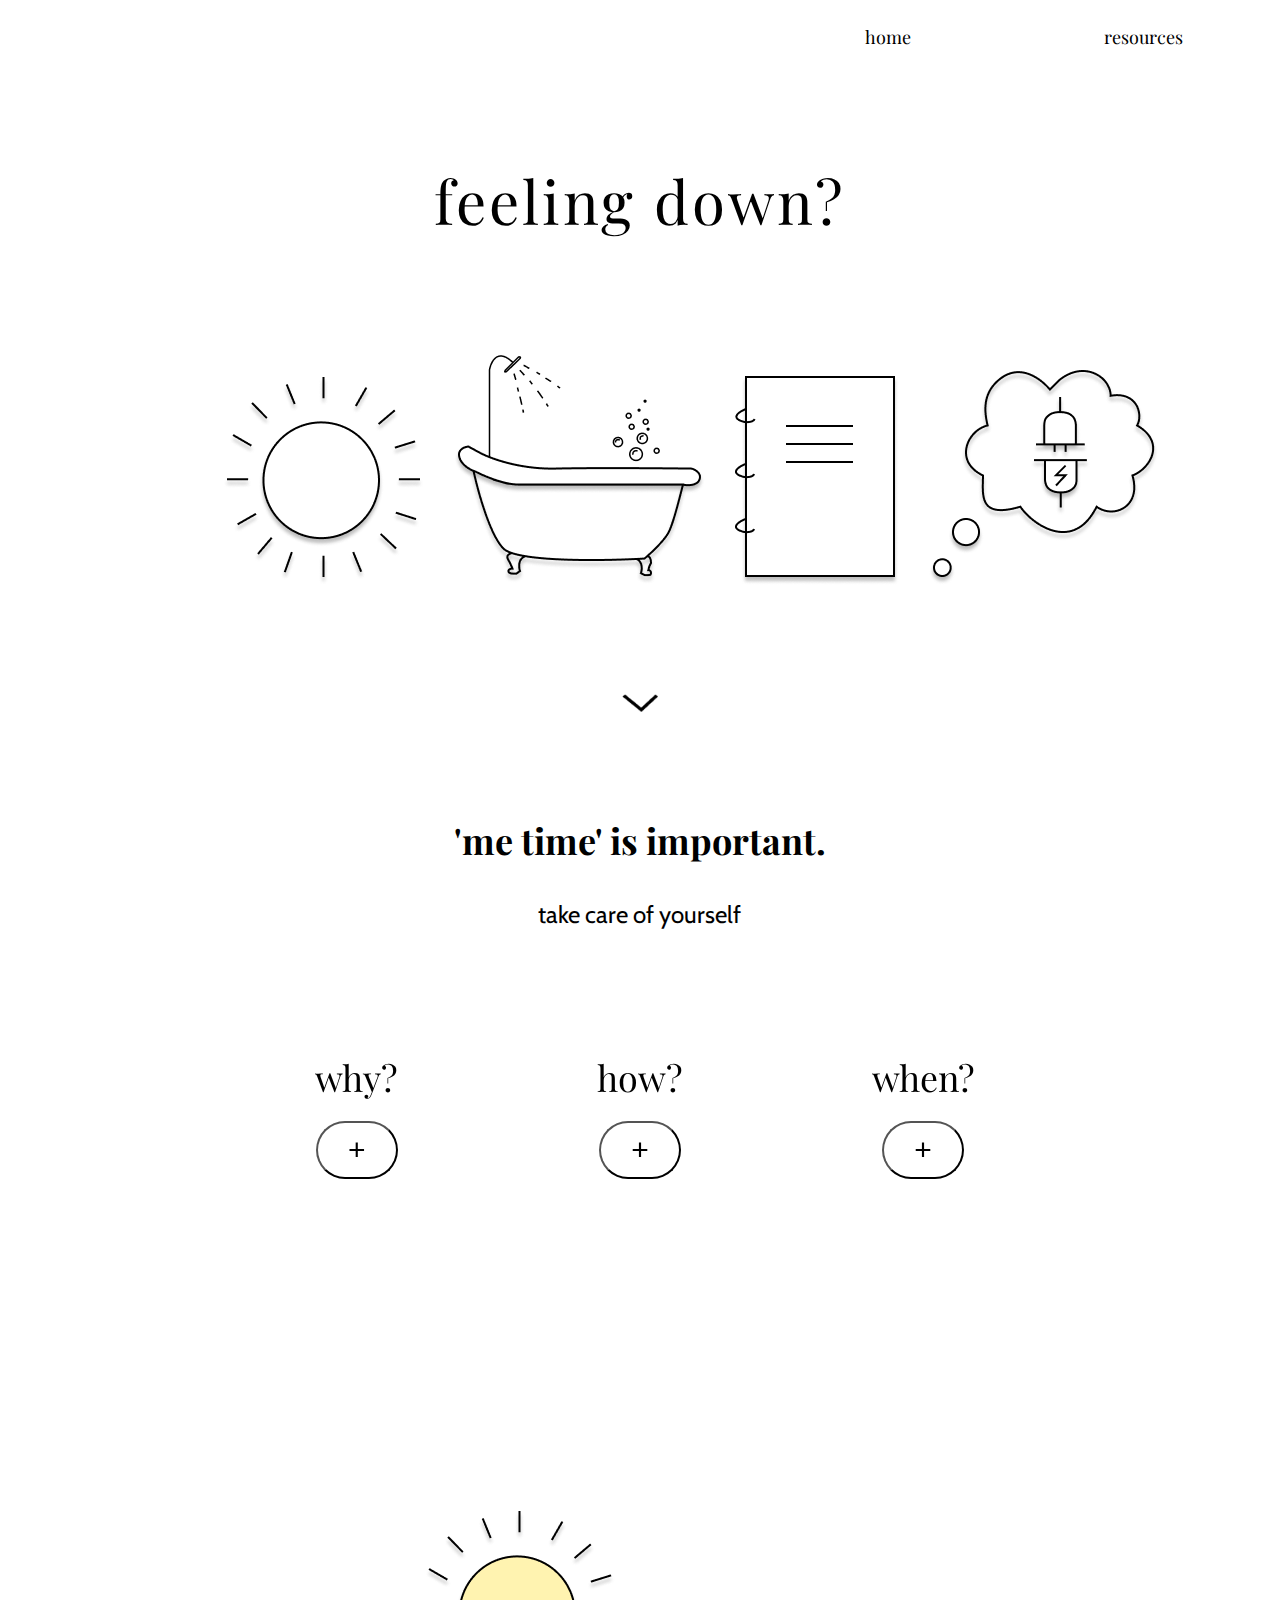
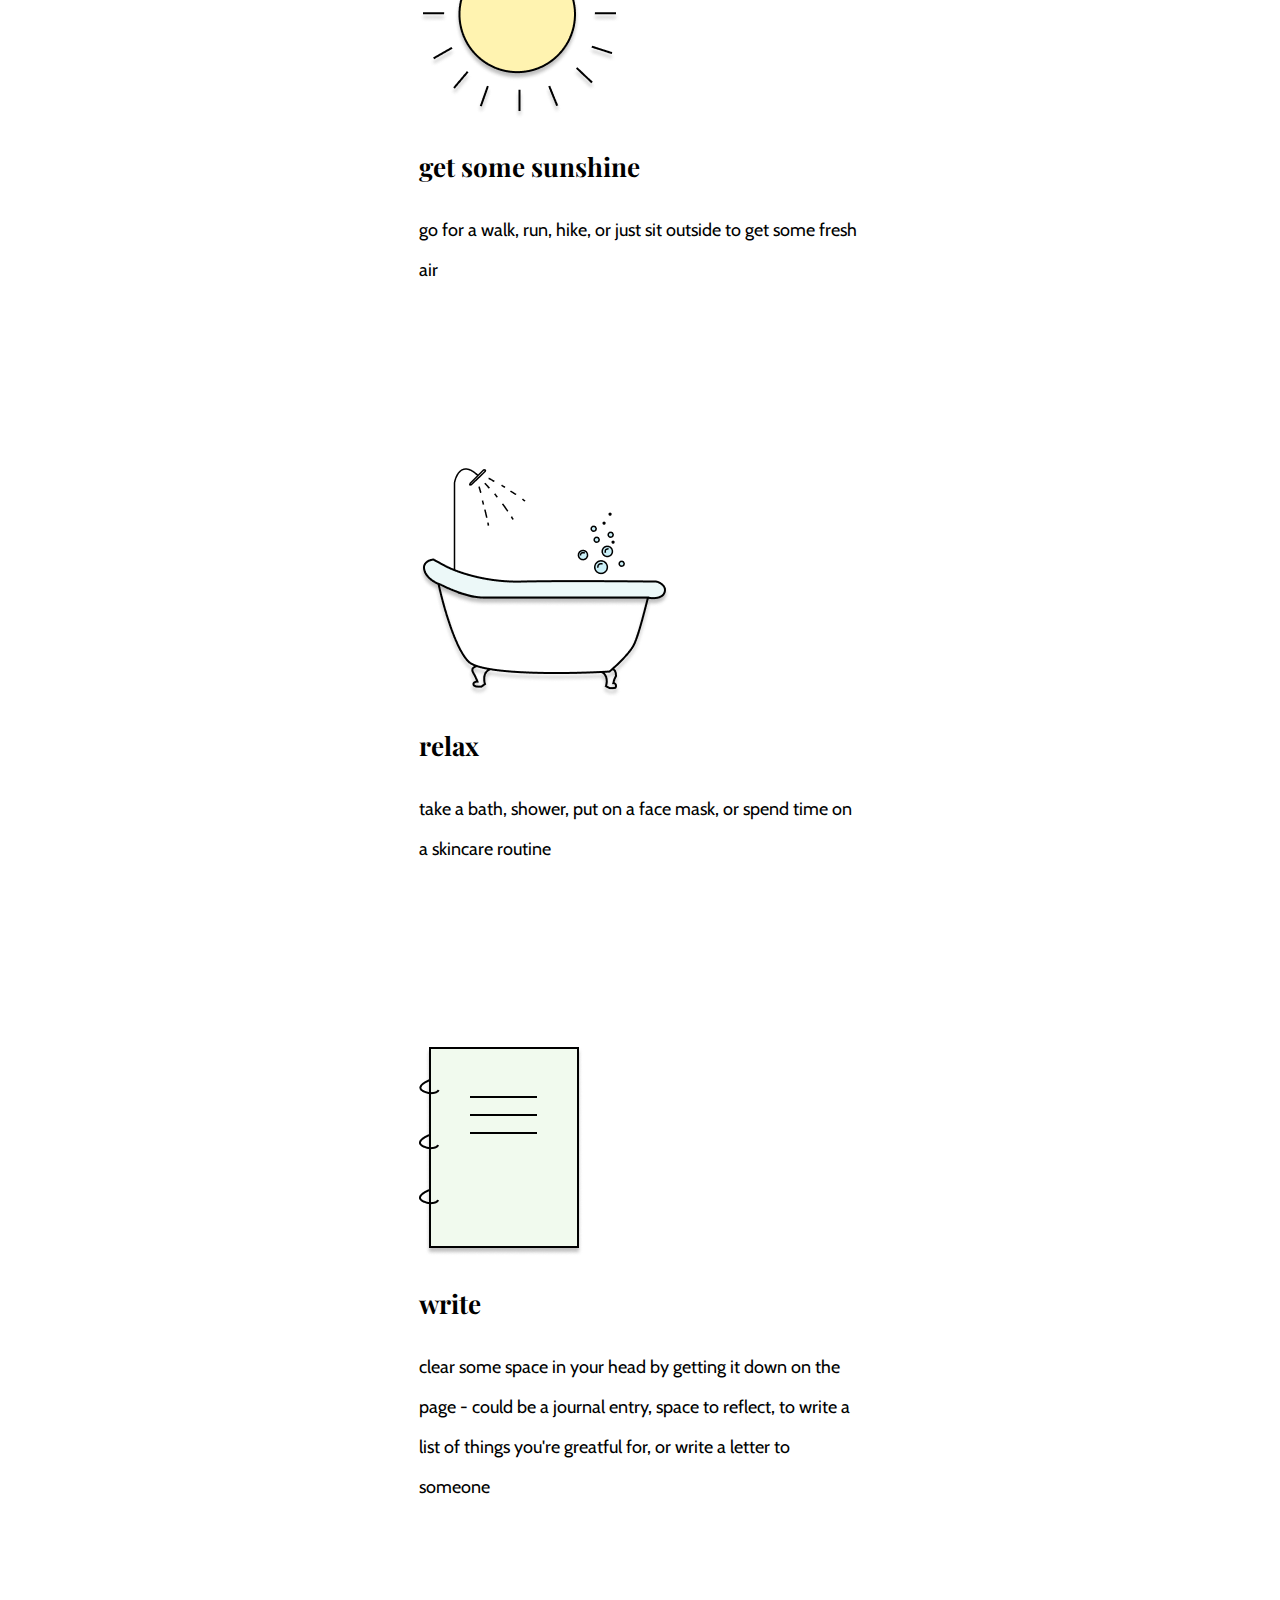
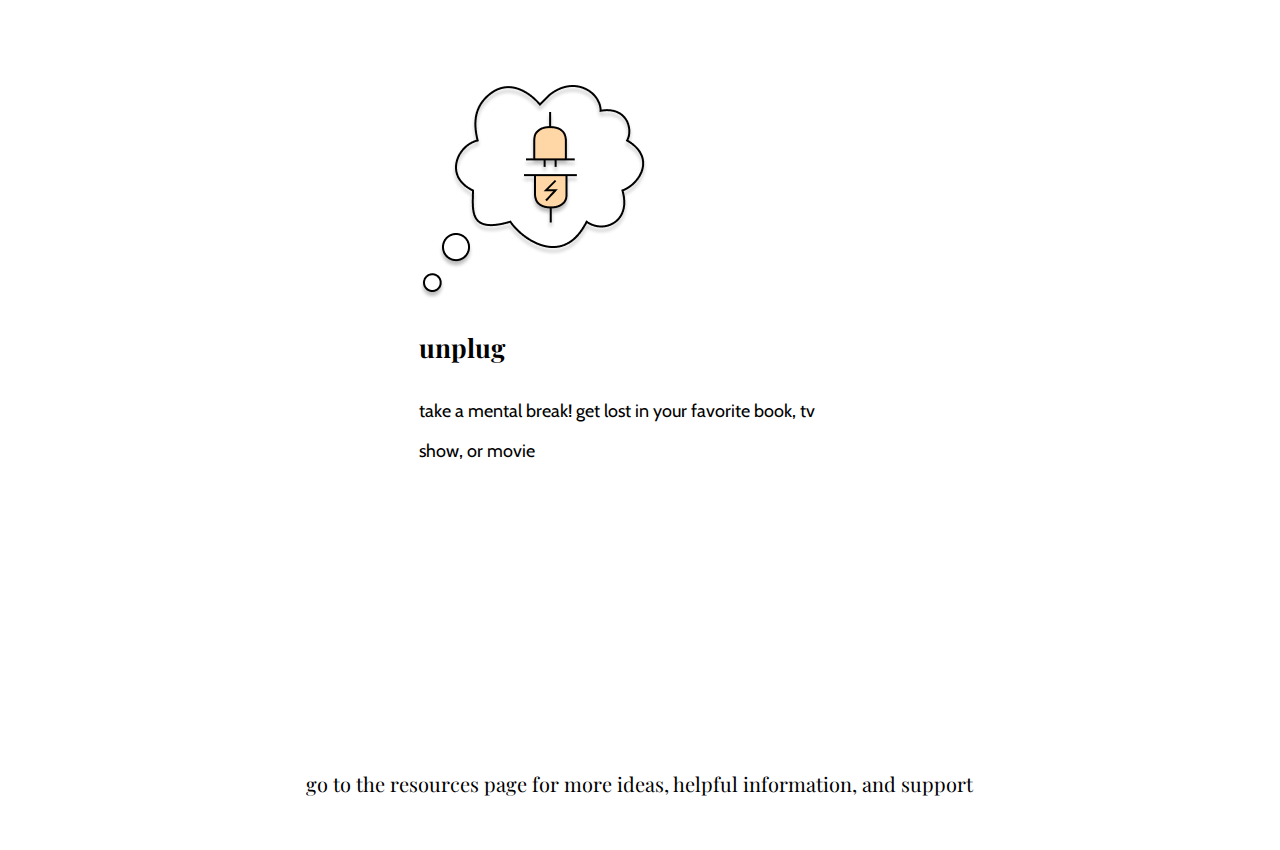
<file: index.html>
<!DOCTYPE html>
<html>
	<head>
        <link rel="preconnect" href="https://fonts.gstatic.com">
        <link href="https://fonts.googleapis.com/css2?family=Cabin&family=Playfair+Display:wght@500&display=swap" rel="stylesheet">
		<link rel="stylesheet" href="assets/css/style.css">
    </head>
    
    <body>
        <div id="page-container">
        <title> home </title>
        <header id="header"> 
            <div id="navbar">
                <a class="navbar-items" href="index.html" target="_blank">home</a>
                <a class="navbar-items" href="resources.html" target="_blank">resources</a>
            </div>
        </header>
        <div class="content">
            <div id="title">feeling down?</div>
            
            <div id="icons-row">
                <div class="icon-button"> <img id= "sun-img" src="assets/img/sun.png"></div>
                <div class="icon-button"> <img id= "bathtub-img" src="assets/img/bathtub.png"></div>
                <div class="icon-button"> <img id= "journal-img" src="assets/img/journal.png"></div>
                <div class="icon-button"> <img id= "unplug-img" src="assets/img/unplug.png"></div>
            </div>
            <div id="arrow"><img src="assets/img/Vector 4.png" width="36px" height="18px"></div>
            <div class="me-time"> 
               <div id="important">
                    <p>'me time' is important.</p></div>
                <div id="take-care">
                    <p>take care of yourself</p></div>
            </div>
            
            <div id="drop-downs">
                <div class="drop-down" id="why-drop-down">
                    <div id="why-question">
                        <div class="question">why?</div>
                    </div>
                    <button id="why-toggle-button"> + </button>
                    <div id="why-answer">
                        <div class="answer">Be your own best friend. Building a healthy relationship with yourself includes taking care of yourself – show yourself some love!</div>
                    </div>
                </div>
            
                <div class="drop-down" id="how-drop-down">
                    <div id="how-question">
                        <div class="question">how?</div>
                    </div>
                    <button id="how-toggle-button"> + </button>
                    <div id="how-answer">
                        <div class="answer">Everyone recharges in different ways. Know yourself and listen to what you need. Time to energize yourself can be as simple as making your favorite snack or taking a nap.</div>
                    </div>
                </div>
                
                <div class="drop-down" id="when-drop-down">
                    <div id="when-question">
                        <div class="question">when?</div>
                    </div>
                    <button id="when-toggle-button"> + </button>
                    <div id="when-answer">
                        <div class="answer">We all get stressed, overwhelmed, and tired. Knowing when to recharge will help avoid burnout and maintain a balanced perspective.</div>
                    </div>
                </div>
            </div>

            <div class="ideas">
                <div id="sun">
                    <div class="icon-image"><img src="assets/img/sun-color.png"></div>
                    <div class="idea-title"> <p>get some sunshine</p></div>
                    <div class="idea-description"><p>go for a walk, run, hike, or just sit outside to get some fresh air</p></div>
                </div>
                <div id="bathtub">
                    <div class="icon-image"> <img src="assets/img/bathtub-color.png"></div>
                    <div class="idea-title"><p>relax</p></div> 
                    <div class="idea-description"><p>take a bath, shower, put on a face mask, or spend time on a skincare routine</p></div>
                </div>
                <div id="journal">
                    <div class="icon-image"><img src="assets/img/journal-color.png"></div>
                    <div class="idea-title"><p>write</p></div>
                    <div class="idea-description"><p>clear some space in your head by getting it down on the page - could be a journal entry, space to reflect, to write a list of things you're greatful for, or write a letter to someone </p></div>
                </div>
                <div id="mental-break">
                    <div class="icon-image"> <img src="assets/img/unplug-color.png"></div>
                    <div class="idea-title"><p>unplug</p></div>
                    <div class="idea-description"><p>take a mental break! get lost in your favorite book, tv show, or movie</p></div> 
                </div>
            </div>

            <div id="go-to">
                <p>go to the <a id="go-to-link" href="resources.html"> resources</a> page for more ideas, helpful information, and support</p>
            </div>

        </div> 
        </div>
     <script src="assets/js/script.js"></script>

    </body>

    </html>
</file>
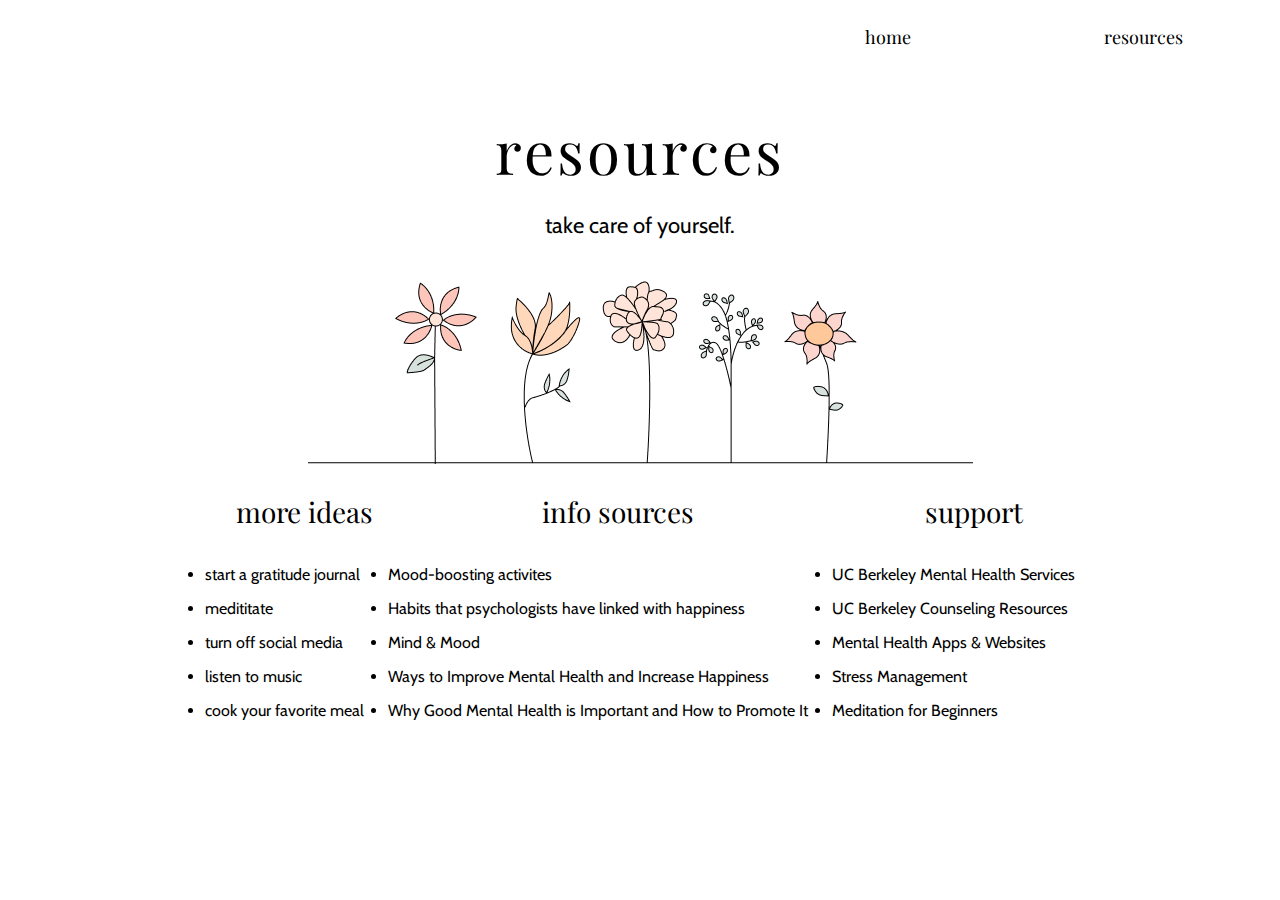
<file: resources.html>
<!DOCTYPE html>
<html>
	<head>
        <link rel="preconnect" href="https://fonts.gstatic.com">
        <link href="https://fonts.googleapis.com/css2?family=Cabin&family=Playfair+Display:wght@500&display=swap" rel="stylesheet">
		<link rel="stylesheet" href="assets/css/style.css">
    </head>
    
    <body>
        <title>resources</title>
        <header> 
            <div id="navbar">
                <a class="navbar-items" href="index.html" target="_blank">home</a>
                <a class="navbar-items" href="resources.html" target="_blank">resources</a>
            </div>
        </header>
        <div class="resources-container">
            <div id="resources-title">resources</div>
            <div id="resources-take-care">
                <p>take care of yourself.</p></div>
            <div id="flowers-png"><img src="assets/img/flowers.png"></div>
            <div class="resources-content">
                <div id="more-ideas">
                    <ul class="ul-heading">more ideas</ul>
                        <li>start a <a id="go-to-link" href="https://greatergood.berkeley.edu/article/item/tips_for_keeping_a_gratitude_journal"> gratitude journal</a></li>
                        <li><a id="go-to-link" href="https://www.mindful.org/how-to-meditate/">medititate</a></li>
                        <li>turn off social media</li>
                        <li>listen to music</li>
                        <li>cook your favorite meal</li>
                </div>

                <div id="sources">
                    <ul class="ul-heading">info sources</ul>
                        <li><a id="go-to-link" href="https://scrubbing.in/19-quick-and-easy-mood-boosting-activities/"> Mood-boosting activites</a></li>
                        <li><a id="go-to-link" href="https://www.businessinsider.com/simple-ways-to-improve-mood-according-to-psychologists"> Habits that psychologists have linked with happiness</a></li>
                        <li><a id="go-to-link" href="https://www.health.harvard.edu/topics/mind-and-mood"> Mind & Mood</a></li>
                        <li><a id="go-to-link" href="https://www.goodtherapy.org/blog/5-ways-to-improve-your-mental-health-and-increase-happiness-0312155"> Ways to Improve Mental Health and Increase Happiness</a></li>
                        <li><a id="go-to-link" href="https://psychcentral.com/lib/why-good-mental-health-is-important-and-how-to-promote-it#1"> Why Good Mental Health is Important and How to Promote It</a></li>
                </div>

                <div id="support">
                    <ul class="ul-heading">support</ul>
                        <li><a id="go-to-link" href="https://uhs.berkeley.edu/health-topics/mental-health"> UC Berkeley Mental Health Services</a></li>
                        <li><a id="go-to-link" href="https://uhs.berkeley.edu/counseling/self-help-resources/manage-stress-and-depression"> UC Berkeley Counseling Resources</a></li>
                        <li><a id="go-to-link" href="https://mentalhealthathome.org/resource-pages/mental-health-resources/"> Mental Health Apps & Websites</a></li>
                        <li><a id="go-to-link" href="https://greatist.com/health/therapy-for-stress#using-cbt"> Stress Management</a></li>
                        <li><a id="go-to-link" href="https://www.headspace.com/meditation/meditation-for-beginners"> Meditation for Beginners</a></li>

                </div>
            </div>
        </div>


    </body>
</html>
</file>
<file: assets/css/style.css>
body{
    font-family: 'Cabin', sans-serif;
    font-family: 'Playfair Display', serif;
} 
.content{
    width:70%;
    margin: 0 auto;
}
#title{
    text-align: center;
    padding-top:90px;
    padding-bottom: 30px;
    margin-left: 50%;
    margin-right: 50%;
    font-family: 'Playfair Display', serif;
    font-size: 60px;
    margin: 70px;
    letter-spacing: 3px;
}
header{
    width: 100%;
    padding-top: 25px;
    padding-bottom: 25px;
    position: fixed;
    left: 0px;
    top: 0px;
    background:white;
}
#navbar{
    display: flex;
	flex-direction: row;
    justify-content: space-around;
    margin-left: 60%;
    text-emphasis: none;
    text-decoration: none;
}
.navbar-items{
    font-size: 18px;
    text-decoration:none;
    color: black;
}    
.navbar-items:hover{
    text-decoration: underline;
	font-weight: bolder;
}
.icon-button{
    transition: transform ease 0.2s;
}
.icon-button:hover{
    transform: scale(1.1);
}
.icon-button{
    display: inline-flex;
    flex-direction: row;
    margin: 15px;
    cursor: pointer;
    border: none;
    background: transparent;
}
#icons-row{
    display: flex;
    flex-direction: row;
    justify-content: space-evenly;
    padding-bottom: 50px;
    padding-left:10px;
    padding-right: 10px;
    align-items:baseline;
} 
#arrow{
    text-align: center;
    margin-top: 5%;
    margin-bottom: 5%;
}

.me-time{
    text-align: center;
    padding-top: 20px;
}
#important{
    font-family: 'Playfair Display', serif;
    font-size: 36px;
    font-weight:bold;
}
#take-care{
    font-family: 'Cabin', sans-serif;
    font-size: 24px;
    text-align: center;
}
#drop-downs{
    position:relative;
    display: flex;
    flex-direction: row;    
    justify-content: space-evenly;
    text-align: center;
    margin-top: 20px;
}
.drop-down{
    width: 28%;
}
.question{
    font-family: 'Playfair Display', serif;
    font-size: 36px;
    font-weight: lighter;
    margin-top: 50px;
    padding-top: 50px;
}
.answer{
    display: flex;
    flex-direction: column;
    justify-content: center;
    line-height: 35px;
    font-family: 'Cabin', sans-serif;
    font-size: 18px;
    text-align: left;
}
/* why toggle button */
#why-toggle-button {
	padding: 10px 30px;
	margin: 20px 0;
	border-radius: 40px;
	font-size: 30px;
    font-weight: lighter;
	color:black;
	background: transparent;
}
#why-toggle-button:hover {
	font-weight: bold;
	font-size: 35px;
	color:black;
	border: 1px solid #b3b3b3;
}
#why-toggle-button:focus {
	outline: none;
}
#why-toggle-button:active {
	border-color: #838383;
	font-weight: normal;
	font-size: 30px;
}

/* how toggle button */
#how-toggle-button {
	padding: 10px 30px;
	margin: 20px 0;
	border-radius: 40px;
	font-size: 30px;
    font-weight: lighter;
	color:black;
	background: transparent;
}
#how-toggle-button:hover {
	font-weight: bold;
	font-size: 35px;
	color:black;
	border: 1px solid #b3b3b3;
}
#how-toggle-button:focus {
	outline: none;
}
#how-toggle-button:active {
	border-color: #838383;
	font-weight: normal;
	font-size: 30px;
}

/* when toggle button */
#when-toggle-button {
	padding: 10px 30px;
	margin: 20px 0;
	border-radius: 40px;
	font-size: 30px;
    font-weight: lighter;
	color:black;
	background: transparent;
}
#when-toggle-button:hover {
	font-weight: bold;
	font-size: 35px;
	color:black;
	border: 1px solid #b3b3b3;
}
#when-toggle-button:focus {
	outline: none;
}
#when-toggle-button:active {
	border-color: #838383;
	font-weight: normal;
	font-size: 30px;
}

.hidden{
    display: none;
}
.ideas{
    display: flex;
    flex-direction: column;
    margin: 25%;
    padding-top: 10px;
    align-items: center;
}
.idea-title{
    font-family: 'Playfair Display', serif;
    font-size: 26px;
    font-weight:bold;
}
.idea-description{
    font-family: 'Cabin', sans-serif;
    font-size: 18px;
    line-height: 40px;
}
#sun{
    padding-top: 80px;
    padding-bottom: 80px;
}
#bathtub{
    padding-top: 80px;
    padding-bottom: 80px;
}
#journal{
    padding-top: 80px;
    padding-bottom: 80px;
}
#mental-break{
    padding-top: 80px;
    padding-bottom: 60px;
}
#go-to{
    text-align: center;
    padding-bottom: 25px;
    font-size: 20px;
} 
#go-to-link{
    color:black;
    text-decoration: none;
}
#go-to-link:hover{
    text-decoration: underline;
	font-weight: bolder;
}

/* resources page */

#resources-title{
    text-align: center;
    padding-top:100px;
    margin-left: 50%;
    margin-right: 50%;
    font-family: 'Playfair Display', serif;
    font-size: 60px;
    margin: 10px;
    letter-spacing: 3px;
}
#resources-take-care{
    font-family: 'Cabin', sans-serif;
    font-size: 22px;
    text-align: center;
    padding-bottom: 20px;
}

#flowers-png{
    display: flex;
    flex-direction: row;
    justify-content: center;
    align-content: center;
}
.resources-content{
    display: flex;
    flex-direction: row;
    justify-content: center;
}
#more-ideas, #sources, #support{
    display:flex;
    flex-direction: column;
    text-align: left;
    justify-content: space-evenly;
    padding-bottom: 22px;
    margin-bottom: 25px;
}
.ul-heading{
    position:initial;
    align-items:baseline;
    text-align: center;
    font-family: 'Playfair Display', serif;
    font-size: 28px;
    font-weight:lighter;
}
li{
    font-family: 'Cabin', sans-serif;
    font-size: 16px;
    line-height: 10px;
    margin: 12px;
}
</file>
